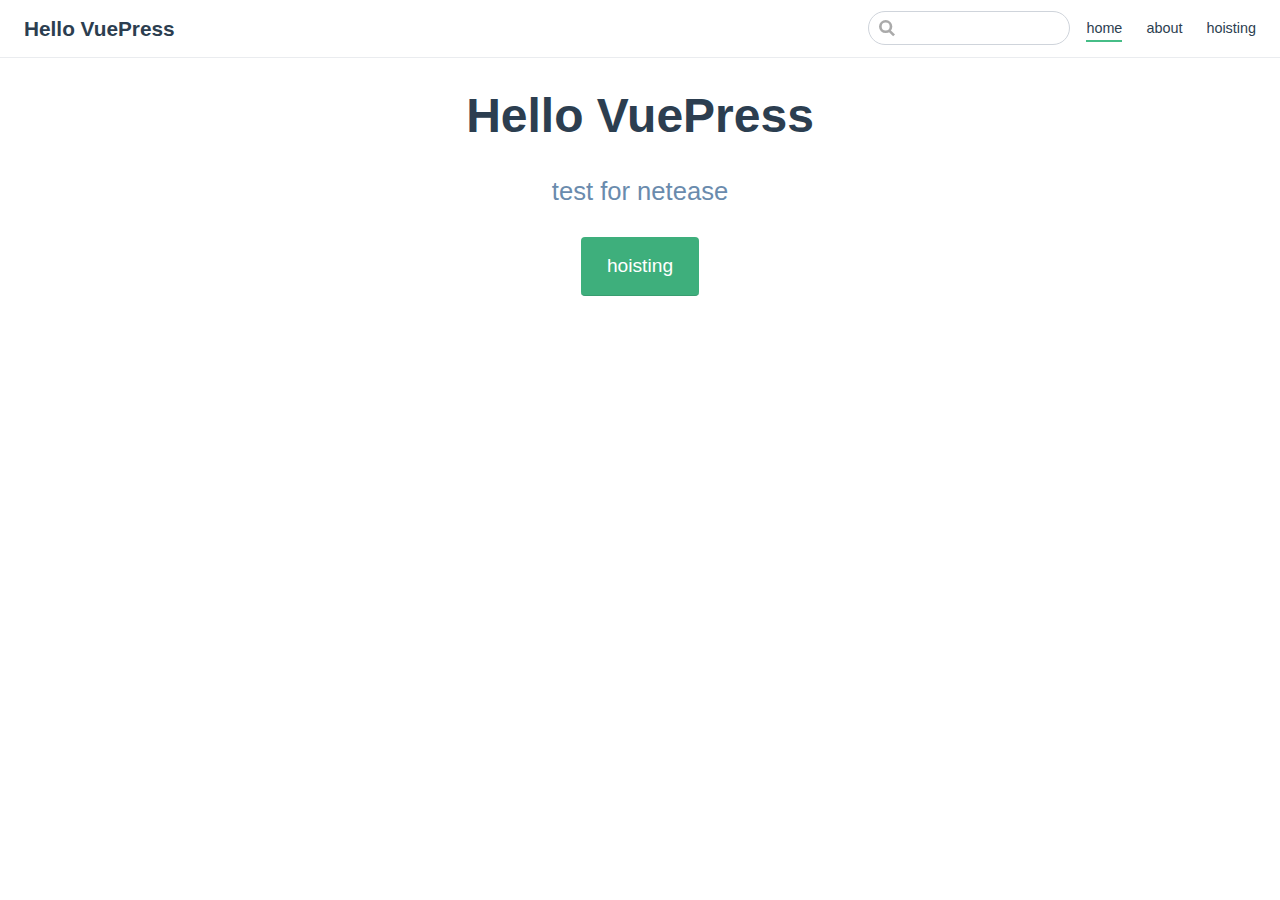
<file: index.html>
<!DOCTYPE html>
<html lang="en-US">
  <head>
    <meta charset="utf-8">
    <meta name="viewport" content="width=device-width,initial-scale=1">
    <title>Hello VuePress</title>
    <meta name="description" content="test for netease">
    
    
    <link rel="preload" href="/assets/css/0.styles.5c9f9372.css" as="style"><link rel="preload" href="/assets/js/app.06593a52.js" as="script"><link rel="preload" href="/assets/js/2.b1d74c27.js" as="script"><link rel="preload" href="/assets/js/5.eed23493.js" as="script"><link rel="prefetch" href="/assets/js/3.f2f7ee4c.js"><link rel="prefetch" href="/assets/js/4.ceeee500.js"><link rel="prefetch" href="/assets/js/6.4498c424.js"><link rel="prefetch" href="/assets/js/7.3043708a.js"><link rel="prefetch" href="/assets/js/8.cc49a2e9.js">
    <link rel="stylesheet" href="/assets/css/0.styles.5c9f9372.css">
  </head>
  <body>
    <div id="app" data-server-rendered="true"><div class="theme-container no-sidebar"><header class="navbar"><div class="sidebar-button"><svg xmlns="http://www.w3.org/2000/svg" aria-hidden="true" role="img" viewBox="0 0 448 512" class="icon"><path fill="currentColor" d="M436 124H12c-6.627 0-12-5.373-12-12V80c0-6.627 5.373-12 12-12h424c6.627 0 12 5.373 12 12v32c0 6.627-5.373 12-12 12zm0 160H12c-6.627 0-12-5.373-12-12v-32c0-6.627 5.373-12 12-12h424c6.627 0 12 5.373 12 12v32c0 6.627-5.373 12-12 12zm0 160H12c-6.627 0-12-5.373-12-12v-32c0-6.627 5.373-12 12-12h424c6.627 0 12 5.373 12 12v32c0 6.627-5.373 12-12 12z"></path></svg></div> <a href="/" class="home-link router-link-exact-active router-link-active"><!----> <span class="site-name">Hello VuePress</span></a> <div class="links"><div class="search-box"><input aria-label="Search" autocomplete="off" spellcheck="false" value=""> <!----></div> <nav class="nav-links can-hide"><div class="nav-item"><a href="/" class="nav-link router-link-exact-active router-link-active">home</a></div><div class="nav-item"><a href="/about/" class="nav-link">about</a></div><div class="nav-item"><a href="/hoisting/" class="nav-link">hoisting</a></div> <!----></nav></div></header> <div class="sidebar-mask"></div> <aside class="sidebar"><nav class="nav-links"><div class="nav-item"><a href="/" class="nav-link router-link-exact-active router-link-active">home</a></div><div class="nav-item"><a href="/about/" class="nav-link">about</a></div><div class="nav-item"><a href="/hoisting/" class="nav-link">hoisting</a></div> <!----></nav>  <!----> </aside> <main aria-labelledby="main-title" class="home"><header class="hero"><!----> <h1 id="main-title">Hello VuePress</h1> <p class="description">
      test for netease
    </p> <p class="action"><a href="/hoisting/" class="nav-link action-button">hoisting</a></p></header> <!----> <div class="theme-default-content custom content__default"></div> <!----></main></div><div class="global-ui"></div></div>
    <script src="/assets/js/app.06593a52.js" defer></script><script src="/assets/js/2.b1d74c27.js" defer></script><script src="/assets/js/5.eed23493.js" defer></script>
  </body>
</html>
</file>
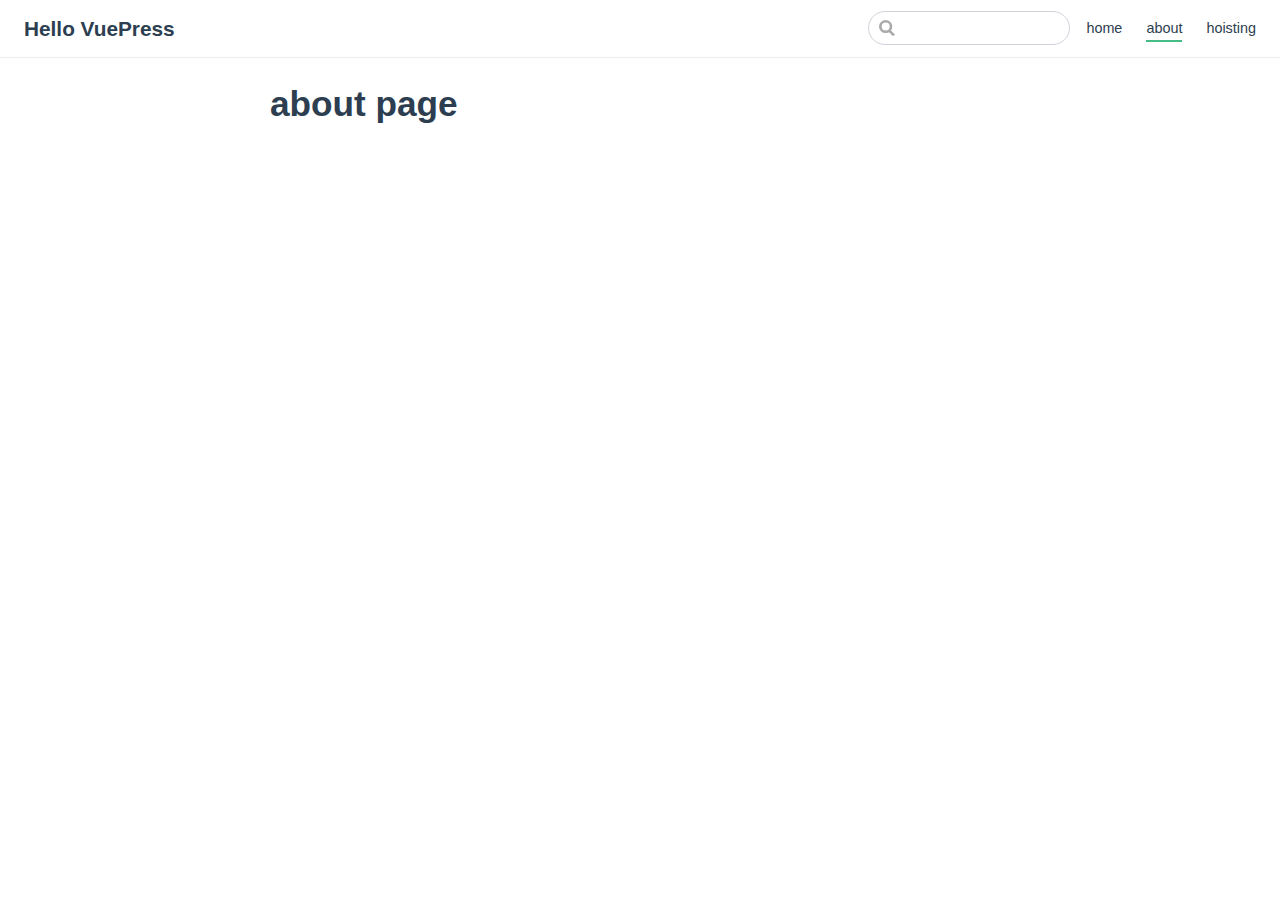
<file: about/index.html>
<!DOCTYPE html>
<html lang="en-US">
  <head>
    <meta charset="utf-8">
    <meta name="viewport" content="width=device-width,initial-scale=1">
    <title>about page | Hello VuePress</title>
    <meta name="description" content="test for netease">
    
    
    <link rel="preload" href="/assets/css/0.styles.5c9f9372.css" as="style"><link rel="preload" href="/assets/js/app.06593a52.js" as="script"><link rel="preload" href="/assets/js/2.b1d74c27.js" as="script"><link rel="preload" href="/assets/js/6.4498c424.js" as="script"><link rel="prefetch" href="/assets/js/3.f2f7ee4c.js"><link rel="prefetch" href="/assets/js/4.ceeee500.js"><link rel="prefetch" href="/assets/js/5.eed23493.js"><link rel="prefetch" href="/assets/js/7.3043708a.js"><link rel="prefetch" href="/assets/js/8.cc49a2e9.js">
    <link rel="stylesheet" href="/assets/css/0.styles.5c9f9372.css">
  </head>
  <body>
    <div id="app" data-server-rendered="true"><div class="theme-container no-sidebar"><header class="navbar"><div class="sidebar-button"><svg xmlns="http://www.w3.org/2000/svg" aria-hidden="true" role="img" viewBox="0 0 448 512" class="icon"><path fill="currentColor" d="M436 124H12c-6.627 0-12-5.373-12-12V80c0-6.627 5.373-12 12-12h424c6.627 0 12 5.373 12 12v32c0 6.627-5.373 12-12 12zm0 160H12c-6.627 0-12-5.373-12-12v-32c0-6.627 5.373-12 12-12h424c6.627 0 12 5.373 12 12v32c0 6.627-5.373 12-12 12zm0 160H12c-6.627 0-12-5.373-12-12v-32c0-6.627 5.373-12 12-12h424c6.627 0 12 5.373 12 12v32c0 6.627-5.373 12-12 12z"></path></svg></div> <a href="/" class="home-link router-link-active"><!----> <span class="site-name">Hello VuePress</span></a> <div class="links"><div class="search-box"><input aria-label="Search" autocomplete="off" spellcheck="false" value=""> <!----></div> <nav class="nav-links can-hide"><div class="nav-item"><a href="/" class="nav-link">home</a></div><div class="nav-item"><a href="/about/" class="nav-link router-link-exact-active router-link-active">about</a></div><div class="nav-item"><a href="/hoisting/" class="nav-link">hoisting</a></div> <!----></nav></div></header> <div class="sidebar-mask"></div> <aside class="sidebar"><nav class="nav-links"><div class="nav-item"><a href="/" class="nav-link">home</a></div><div class="nav-item"><a href="/about/" class="nav-link router-link-exact-active router-link-active">about</a></div><div class="nav-item"><a href="/hoisting/" class="nav-link">hoisting</a></div> <!----></nav>  <!----> </aside> <main class="page"> <div class="theme-default-content content__default"><h1 id="about-page"><a href="#about-page" class="header-anchor">#</a> about page</h1></div> <footer class="page-edit"><!----> <!----></footer> <!----> </main></div><div class="global-ui"></div></div>
    <script src="/assets/js/app.06593a52.js" defer></script><script src="/assets/js/2.b1d74c27.js" defer></script><script src="/assets/js/6.4498c424.js" defer></script>
  </body>
</html>
</file>
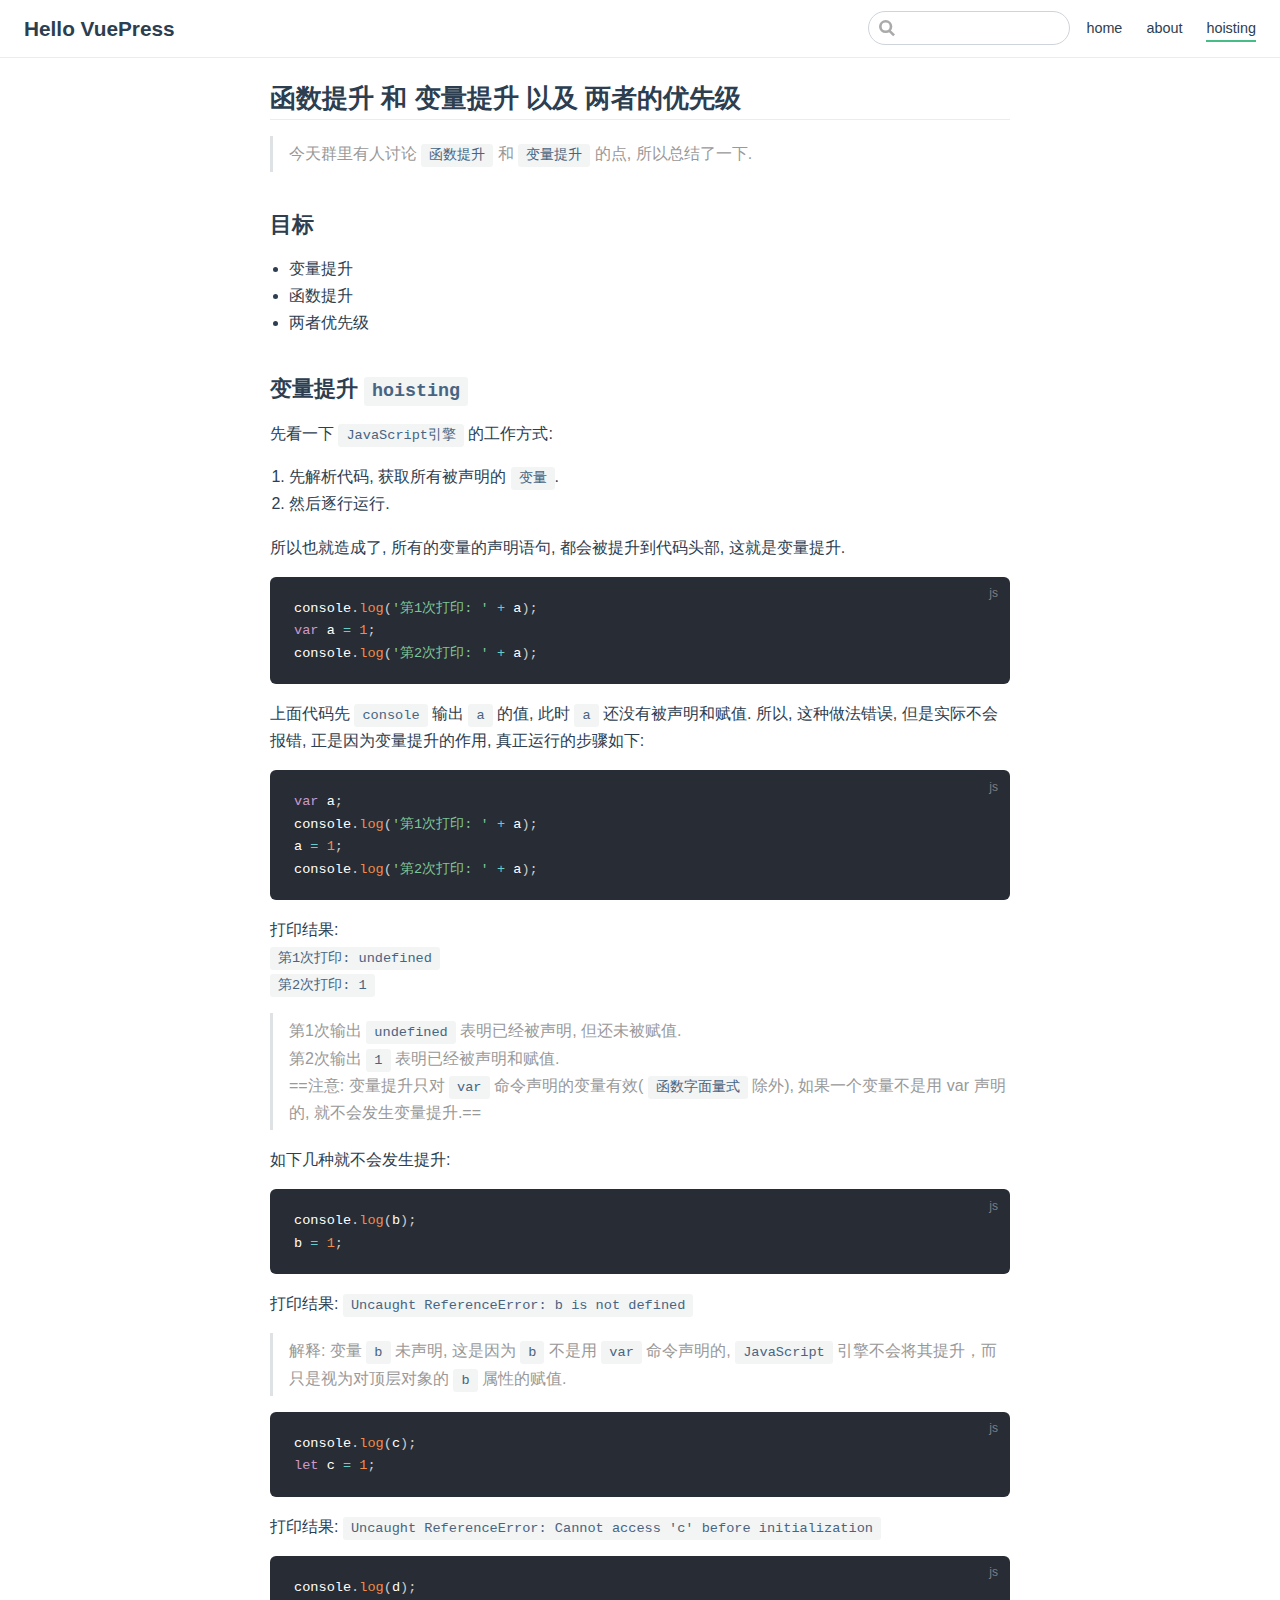
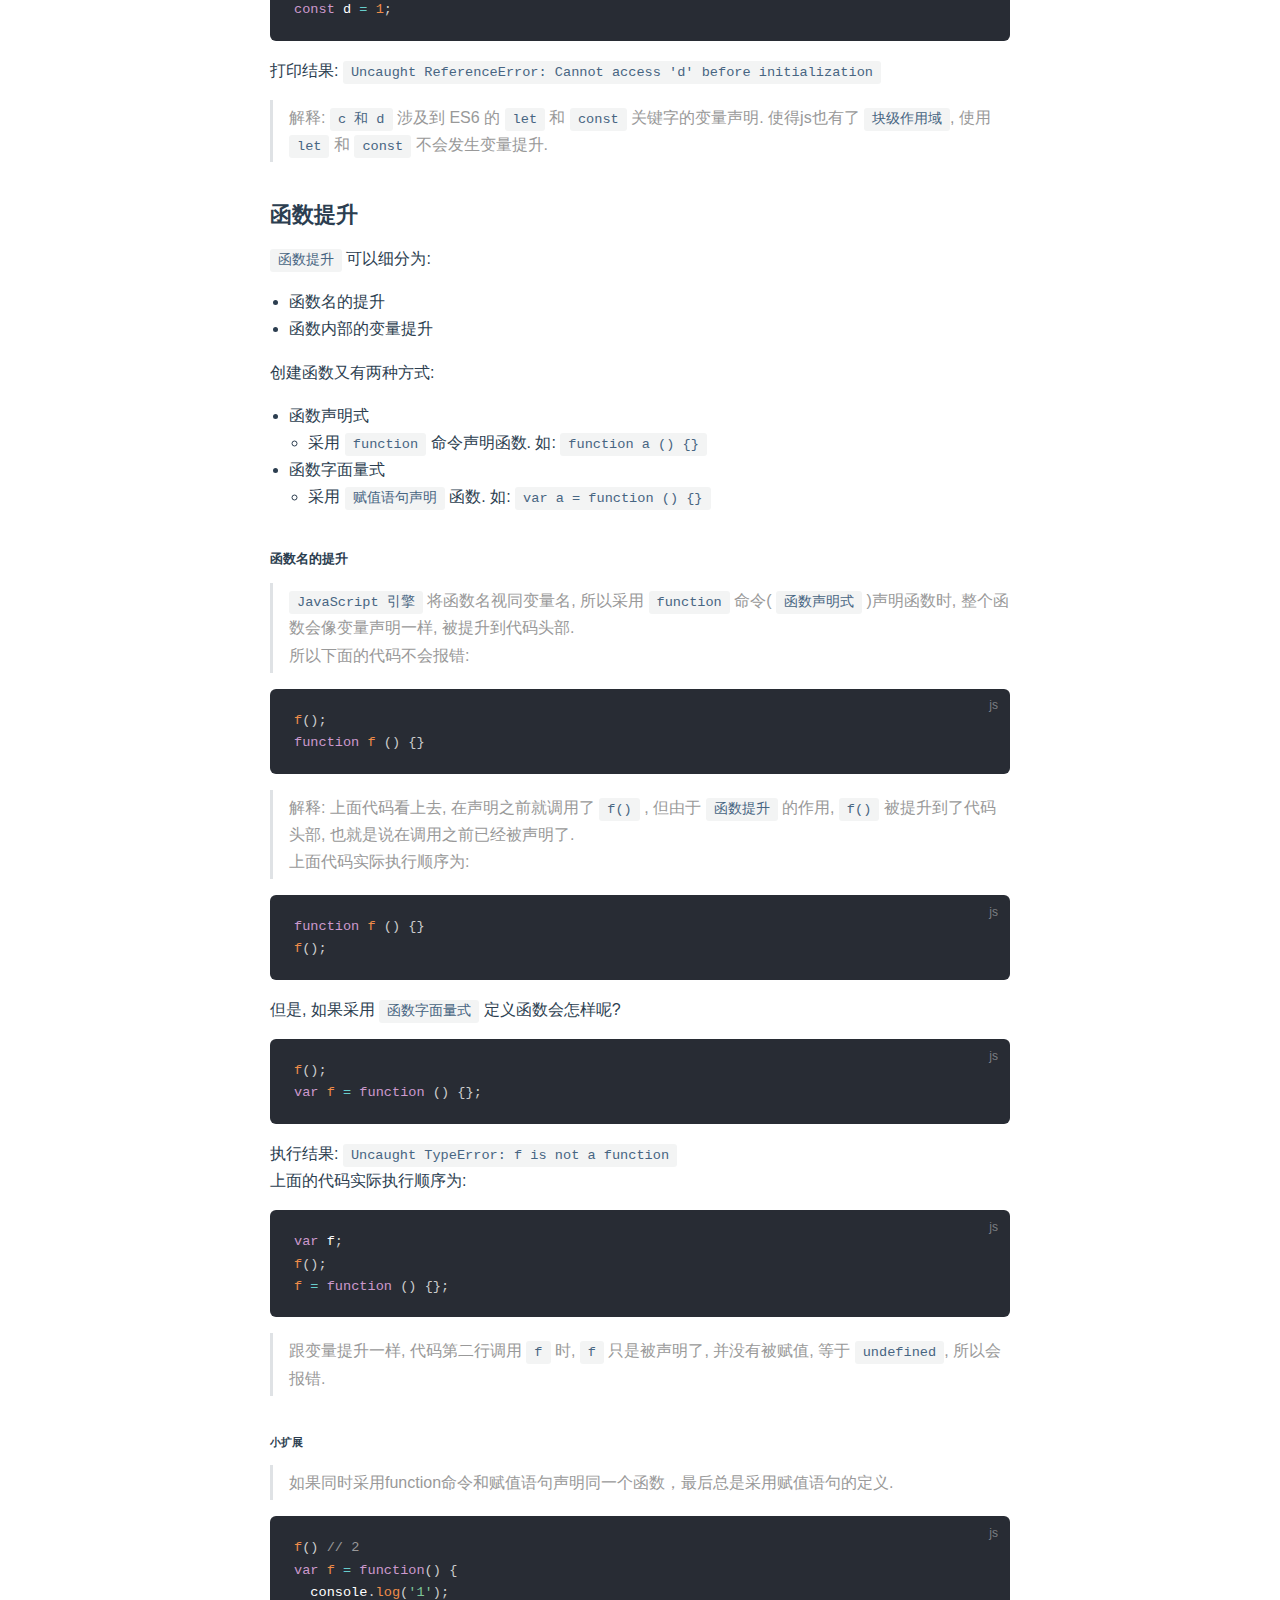
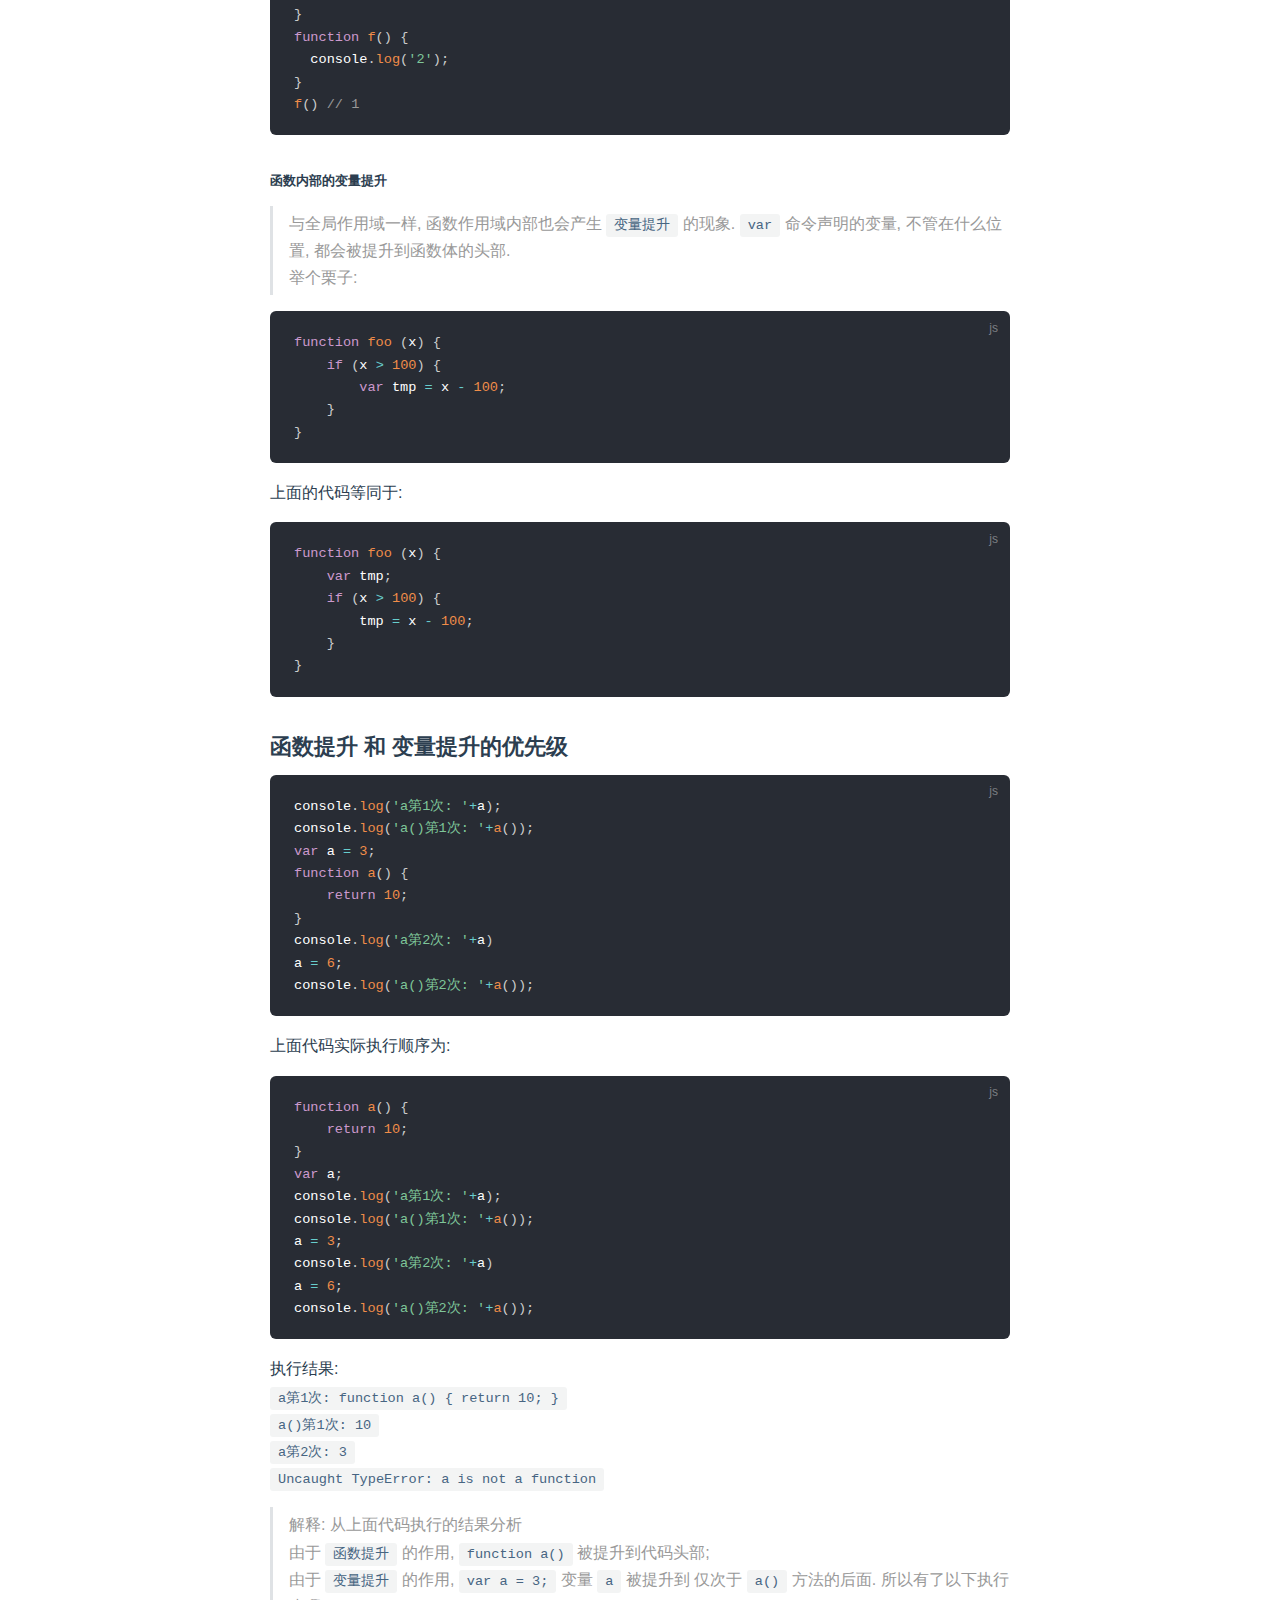
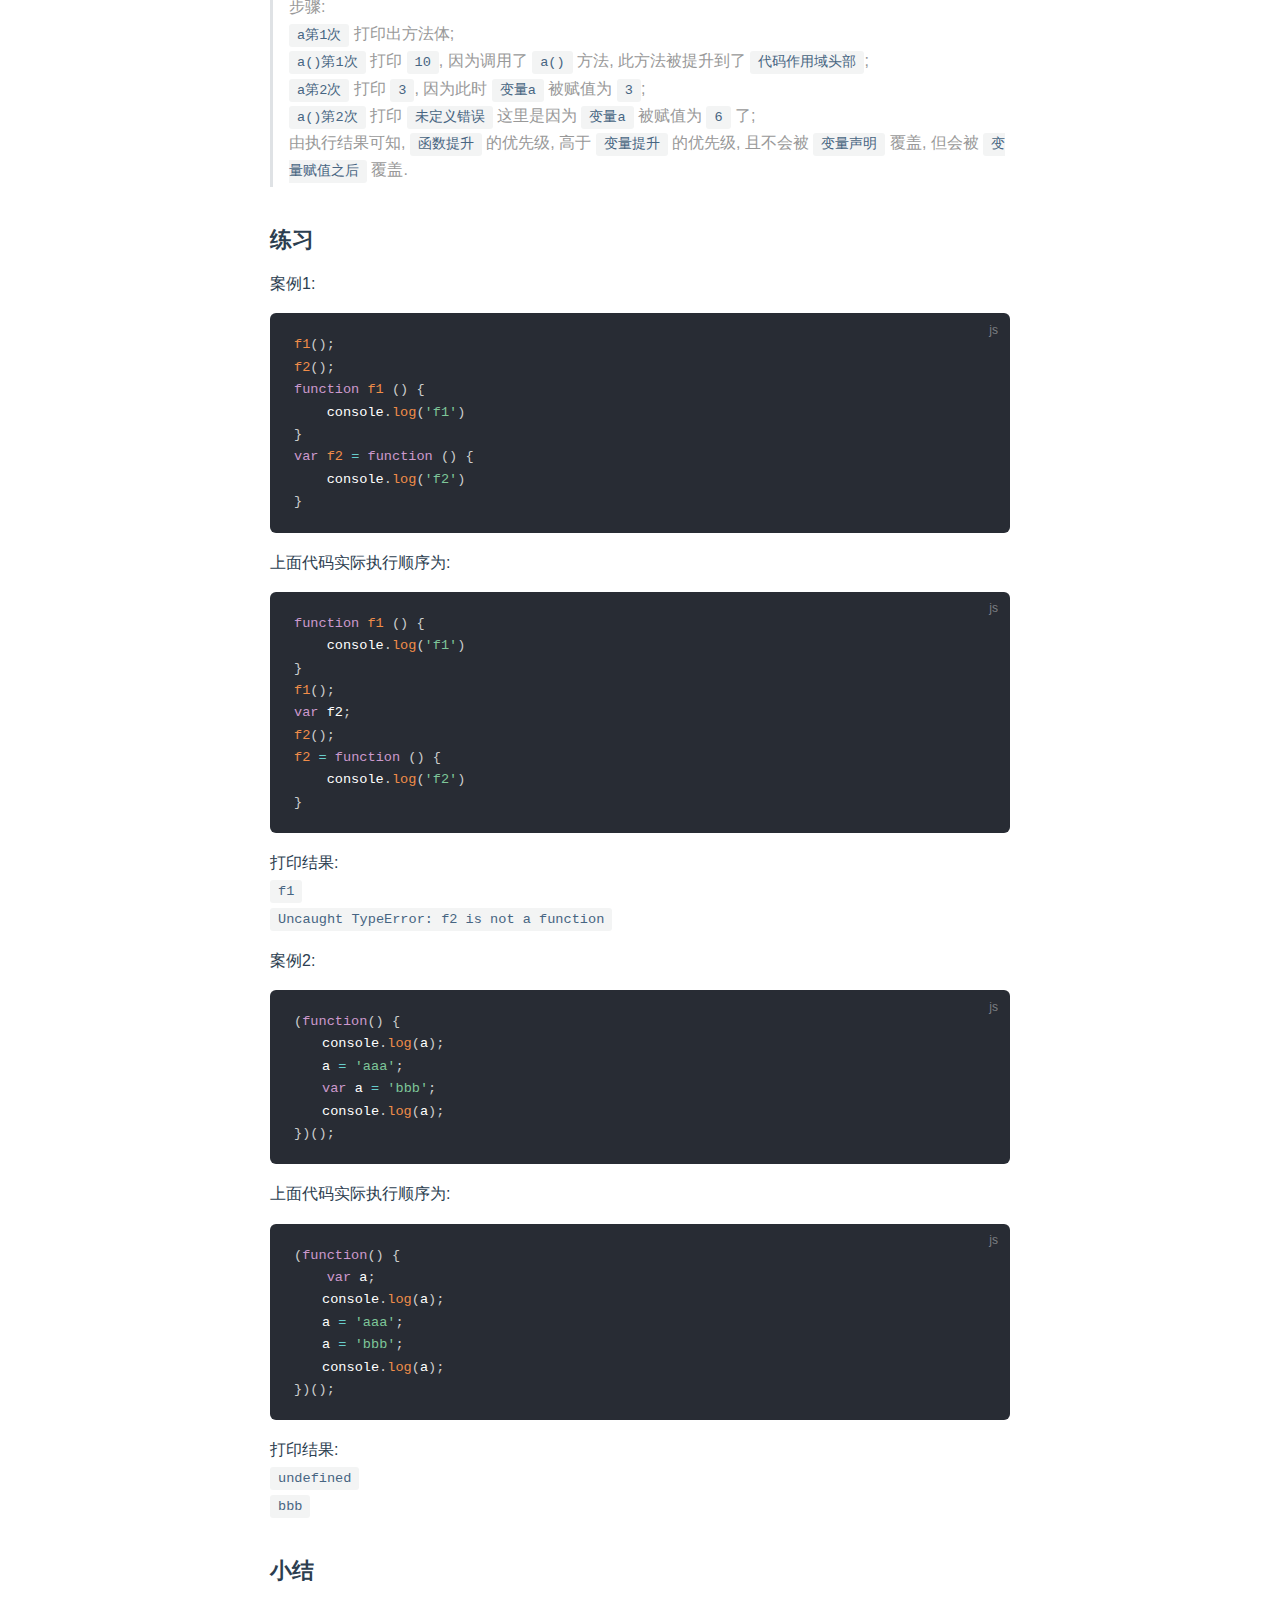
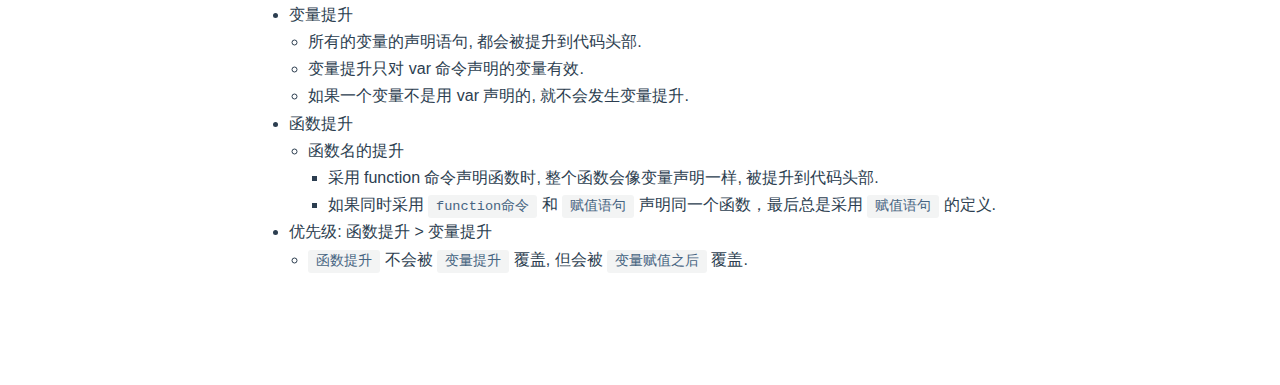
<file: hoisting/index.html>
<!DOCTYPE html>
<html lang="en-US">
  <head>
    <meta charset="utf-8">
    <meta name="viewport" content="width=device-width,initial-scale=1">
    <title>函数提升 和 变量提升 以及 两者的优先级 | Hello VuePress</title>
    <meta name="description" content="test for netease">
    
    
    <link rel="preload" href="/assets/css/0.styles.5c9f9372.css" as="style"><link rel="preload" href="/assets/js/app.06593a52.js" as="script"><link rel="preload" href="/assets/js/2.b1d74c27.js" as="script"><link rel="preload" href="/assets/js/7.3043708a.js" as="script"><link rel="prefetch" href="/assets/js/3.f2f7ee4c.js"><link rel="prefetch" href="/assets/js/4.ceeee500.js"><link rel="prefetch" href="/assets/js/5.eed23493.js"><link rel="prefetch" href="/assets/js/6.4498c424.js"><link rel="prefetch" href="/assets/js/8.cc49a2e9.js">
    <link rel="stylesheet" href="/assets/css/0.styles.5c9f9372.css">
  </head>
  <body>
    <div id="app" data-server-rendered="true"><div class="theme-container no-sidebar"><header class="navbar"><div class="sidebar-button"><svg xmlns="http://www.w3.org/2000/svg" aria-hidden="true" role="img" viewBox="0 0 448 512" class="icon"><path fill="currentColor" d="M436 124H12c-6.627 0-12-5.373-12-12V80c0-6.627 5.373-12 12-12h424c6.627 0 12 5.373 12 12v32c0 6.627-5.373 12-12 12zm0 160H12c-6.627 0-12-5.373-12-12v-32c0-6.627 5.373-12 12-12h424c6.627 0 12 5.373 12 12v32c0 6.627-5.373 12-12 12zm0 160H12c-6.627 0-12-5.373-12-12v-32c0-6.627 5.373-12 12-12h424c6.627 0 12 5.373 12 12v32c0 6.627-5.373 12-12 12z"></path></svg></div> <a href="/" class="home-link router-link-active"><!----> <span class="site-name">Hello VuePress</span></a> <div class="links"><div class="search-box"><input aria-label="Search" autocomplete="off" spellcheck="false" value=""> <!----></div> <nav class="nav-links can-hide"><div class="nav-item"><a href="/" class="nav-link">home</a></div><div class="nav-item"><a href="/about/" class="nav-link">about</a></div><div class="nav-item"><a href="/hoisting/" class="nav-link router-link-exact-active router-link-active">hoisting</a></div> <!----></nav></div></header> <div class="sidebar-mask"></div> <aside class="sidebar"><nav class="nav-links"><div class="nav-item"><a href="/" class="nav-link">home</a></div><div class="nav-item"><a href="/about/" class="nav-link">about</a></div><div class="nav-item"><a href="/hoisting/" class="nav-link router-link-exact-active router-link-active">hoisting</a></div> <!----></nav>  <!----> </aside> <main class="page"> <div class="theme-default-content content__default"><h2 id="函数提升-和-变量提升-以及-两者的优先级"><a href="#函数提升-和-变量提升-以及-两者的优先级" class="header-anchor">#</a> 函数提升 和 变量提升 以及 两者的优先级</h2> <blockquote><p>今天群里有人讨论 <code>函数提升</code> 和 <code>变量提升</code> 的点, 所以总结了一下.</p></blockquote> <h3 id="目标"><a href="#目标" class="header-anchor">#</a> 目标</h3> <ul><li>变量提升</li> <li>函数提升</li> <li>两者优先级</li></ul> <h3 id="变量提升-hoisting"><a href="#变量提升-hoisting" class="header-anchor">#</a> 变量提升 <code>hoisting</code></h3> <p>先看一下 <code>JavaScript引擎</code> 的工作方式:</p> <ol><li>先解析代码, 获取所有被声明的 <code>变量</code>.</li> <li>然后逐行运行.</li></ol> <p>所以也就造成了, 所有的变量的声明语句, 都会被提升到代码头部, 这就是变量提升.</p> <div class="language-js extra-class"><pre class="language-js"><code>console<span class="token punctuation">.</span><span class="token function">log</span><span class="token punctuation">(</span><span class="token string">'第1次打印: '</span> <span class="token operator">+</span> a<span class="token punctuation">)</span><span class="token punctuation">;</span>
<span class="token keyword">var</span> a <span class="token operator">=</span> <span class="token number">1</span><span class="token punctuation">;</span>
console<span class="token punctuation">.</span><span class="token function">log</span><span class="token punctuation">(</span><span class="token string">'第2次打印: '</span> <span class="token operator">+</span> a<span class="token punctuation">)</span><span class="token punctuation">;</span>
</code></pre></div><p>上面代码先 <code>console</code> 输出 <code>a</code> 的值, 此时 <code>a</code> 还没有被声明和赋值. 所以, 这种做法错误, 但是实际不会报错, 正是因为变量提升的作用, 真正运行的步骤如下:</p> <div class="language-js extra-class"><pre class="language-js"><code><span class="token keyword">var</span> a<span class="token punctuation">;</span>
console<span class="token punctuation">.</span><span class="token function">log</span><span class="token punctuation">(</span><span class="token string">'第1次打印: '</span> <span class="token operator">+</span> a<span class="token punctuation">)</span><span class="token punctuation">;</span>
a <span class="token operator">=</span> <span class="token number">1</span><span class="token punctuation">;</span>
console<span class="token punctuation">.</span><span class="token function">log</span><span class="token punctuation">(</span><span class="token string">'第2次打印: '</span> <span class="token operator">+</span> a<span class="token punctuation">)</span><span class="token punctuation">;</span>
</code></pre></div><p>打印结果:<br> <code>第1次打印: undefined</code><br> <code>第2次打印: 1</code></p> <blockquote><p>第1次输出 <code>undefined</code> 表明已经被声明, 但还未被赋值.<br>
第2次输出 <code>1</code> 表明已经被声明和赋值.<br>
==注意: 变量提升只对 <code>var</code> 命令声明的变量有效( <code>函数字面量式</code> 除外), 如果一个变量不是用 var 声明的, 就不会发生变量提升.==</p></blockquote> <p>如下几种就不会发生提升:</p> <div class="language-js extra-class"><pre class="language-js"><code>console<span class="token punctuation">.</span><span class="token function">log</span><span class="token punctuation">(</span>b<span class="token punctuation">)</span><span class="token punctuation">;</span>
b <span class="token operator">=</span> <span class="token number">1</span><span class="token punctuation">;</span>
</code></pre></div><p>打印结果: <code>Uncaught ReferenceError: b is not defined</code></p> <blockquote><p>解释: 变量 <code>b</code> 未声明, 这是因为 <code>b</code> 不是用 <code>var</code> 命令声明的, <code>JavaScript</code> 引擎不会将其提升，而只是视为对顶层对象的 <code>b</code> 属性的赋值.</p></blockquote> <div class="language-js extra-class"><pre class="language-js"><code>console<span class="token punctuation">.</span><span class="token function">log</span><span class="token punctuation">(</span>c<span class="token punctuation">)</span><span class="token punctuation">;</span>
<span class="token keyword">let</span> c <span class="token operator">=</span> <span class="token number">1</span><span class="token punctuation">;</span>
</code></pre></div><p>打印结果: <code>Uncaught ReferenceError: Cannot access 'c' before initialization</code></p> <div class="language-js extra-class"><pre class="language-js"><code>console<span class="token punctuation">.</span><span class="token function">log</span><span class="token punctuation">(</span>d<span class="token punctuation">)</span><span class="token punctuation">;</span>
<span class="token keyword">const</span> d <span class="token operator">=</span> <span class="token number">1</span><span class="token punctuation">;</span>
</code></pre></div><p>打印结果: <code>Uncaught ReferenceError: Cannot access 'd' before initialization</code></p> <blockquote><p>解释: <code>c 和 d</code> 涉及到 ES6 的 <code>let</code> 和 <code>const</code> 关键字的变量声明. 使得js也有了 <code>块级作用域</code>, 使用 <code>let</code> 和 <code>const</code> 不会发生变量提升.</p></blockquote> <h3 id="函数提升"><a href="#函数提升" class="header-anchor">#</a> 函数提升</h3> <p><code>函数提升</code> 可以细分为:</p> <ul><li>函数名的提升</li> <li>函数内部的变量提升</li></ul> <p>创建函数又有两种方式:</p> <ul><li>函数声明式
<ul><li>采用 <code>function</code> 命令声明函数. 如: <code>function a () {}</code></li></ul></li> <li>函数字面量式
<ul><li>采用 <code>赋值语句声明</code> 函数. 如: <code>var a = function () {}</code></li></ul></li></ul> <h5 id="函数名的提升"><a href="#函数名的提升" class="header-anchor">#</a> 函数名的提升</h5> <blockquote><p><code>JavaScript 引擎</code> 将函数名视同变量名, 所以采用 <code>function</code> 命令( <code>函数声明式</code> )声明函数时, 整个函数会像变量声明一样, 被提升到代码头部.<br>
所以下面的代码不会报错:</p></blockquote> <div class="language-js extra-class"><pre class="language-js"><code><span class="token function">f</span><span class="token punctuation">(</span><span class="token punctuation">)</span><span class="token punctuation">;</span>
<span class="token keyword">function</span> <span class="token function">f</span> <span class="token punctuation">(</span><span class="token punctuation">)</span> <span class="token punctuation">{</span><span class="token punctuation">}</span>
</code></pre></div><blockquote><p>解释: 上面代码看上去, 在声明之前就调用了 <code>f()</code> , 但由于 <code>函数提升</code> 的作用, <code>f()</code> 被提升到了代码头部, 也就是说在调用之前已经被声明了.<br>
上面代码实际执行顺序为:</p></blockquote> <div class="language-js extra-class"><pre class="language-js"><code><span class="token keyword">function</span> <span class="token function">f</span> <span class="token punctuation">(</span><span class="token punctuation">)</span> <span class="token punctuation">{</span><span class="token punctuation">}</span>
<span class="token function">f</span><span class="token punctuation">(</span><span class="token punctuation">)</span><span class="token punctuation">;</span>
</code></pre></div><p>但是, 如果采用 <code>函数字面量式</code> 定义函数会怎样呢?</p> <div class="language-js extra-class"><pre class="language-js"><code><span class="token function">f</span><span class="token punctuation">(</span><span class="token punctuation">)</span><span class="token punctuation">;</span>
<span class="token keyword">var</span> <span class="token function-variable function">f</span> <span class="token operator">=</span> <span class="token keyword">function</span> <span class="token punctuation">(</span><span class="token punctuation">)</span> <span class="token punctuation">{</span><span class="token punctuation">}</span><span class="token punctuation">;</span>
</code></pre></div><p>执行结果: <code>Uncaught TypeError: f is not a function</code><br>
上面的代码实际执行顺序为:</p> <div class="language-js extra-class"><pre class="language-js"><code><span class="token keyword">var</span> f<span class="token punctuation">;</span>
<span class="token function">f</span><span class="token punctuation">(</span><span class="token punctuation">)</span><span class="token punctuation">;</span>
<span class="token function-variable function">f</span> <span class="token operator">=</span> <span class="token keyword">function</span> <span class="token punctuation">(</span><span class="token punctuation">)</span> <span class="token punctuation">{</span><span class="token punctuation">}</span><span class="token punctuation">;</span>
</code></pre></div><blockquote><p>跟变量提升一样, 代码第二行调用 <code>f</code> 时, <code>f</code> 只是被声明了, 并没有被赋值, 等于 <code>undefined</code>, 所以会报错.</p></blockquote> <h6 id="小扩展"><a href="#小扩展" class="header-anchor">#</a> 小扩展</h6> <blockquote><p>如果同时采用function命令和赋值语句声明同一个函数，最后总是采用赋值语句的定义.</p></blockquote> <div class="language-js extra-class"><pre class="language-js"><code><span class="token function">f</span><span class="token punctuation">(</span><span class="token punctuation">)</span> <span class="token comment">// 2</span>
<span class="token keyword">var</span> <span class="token function-variable function">f</span> <span class="token operator">=</span> <span class="token keyword">function</span><span class="token punctuation">(</span><span class="token punctuation">)</span> <span class="token punctuation">{</span>
  console<span class="token punctuation">.</span><span class="token function">log</span><span class="token punctuation">(</span><span class="token string">'1'</span><span class="token punctuation">)</span><span class="token punctuation">;</span>
<span class="token punctuation">}</span>
<span class="token keyword">function</span> <span class="token function">f</span><span class="token punctuation">(</span><span class="token punctuation">)</span> <span class="token punctuation">{</span>
  console<span class="token punctuation">.</span><span class="token function">log</span><span class="token punctuation">(</span><span class="token string">'2'</span><span class="token punctuation">)</span><span class="token punctuation">;</span>
<span class="token punctuation">}</span>
<span class="token function">f</span><span class="token punctuation">(</span><span class="token punctuation">)</span> <span class="token comment">// 1</span>
</code></pre></div><h5 id="函数内部的变量提升"><a href="#函数内部的变量提升" class="header-anchor">#</a> 函数内部的变量提升</h5> <blockquote><p>与全局作用域一样, 函数作用域内部也会产生 <code>变量提升</code> 的现象. <code>var</code> 命令声明的变量, 不管在什么位置, 都会被提升到函数体的头部.<br>
举个栗子:</p></blockquote> <div class="language-js extra-class"><pre class="language-js"><code><span class="token keyword">function</span> <span class="token function">foo</span> <span class="token punctuation">(</span><span class="token parameter">x</span><span class="token punctuation">)</span> <span class="token punctuation">{</span>
    <span class="token keyword">if</span> <span class="token punctuation">(</span>x <span class="token operator">&gt;</span> <span class="token number">100</span><span class="token punctuation">)</span> <span class="token punctuation">{</span>
        <span class="token keyword">var</span> tmp <span class="token operator">=</span> x <span class="token operator">-</span> <span class="token number">100</span><span class="token punctuation">;</span>
    <span class="token punctuation">}</span>
<span class="token punctuation">}</span>
</code></pre></div><p>上面的代码等同于:</p> <div class="language-js extra-class"><pre class="language-js"><code><span class="token keyword">function</span> <span class="token function">foo</span> <span class="token punctuation">(</span><span class="token parameter">x</span><span class="token punctuation">)</span> <span class="token punctuation">{</span>
    <span class="token keyword">var</span> tmp<span class="token punctuation">;</span>
    <span class="token keyword">if</span> <span class="token punctuation">(</span>x <span class="token operator">&gt;</span> <span class="token number">100</span><span class="token punctuation">)</span> <span class="token punctuation">{</span>
        tmp <span class="token operator">=</span> x <span class="token operator">-</span> <span class="token number">100</span><span class="token punctuation">;</span>
    <span class="token punctuation">}</span>
<span class="token punctuation">}</span>
</code></pre></div><h3 id="函数提升-和-变量提升的优先级"><a href="#函数提升-和-变量提升的优先级" class="header-anchor">#</a> 函数提升 和 变量提升的优先级</h3> <div class="language-js extra-class"><pre class="language-js"><code>console<span class="token punctuation">.</span><span class="token function">log</span><span class="token punctuation">(</span><span class="token string">'a第1次: '</span><span class="token operator">+</span>a<span class="token punctuation">)</span><span class="token punctuation">;</span>
console<span class="token punctuation">.</span><span class="token function">log</span><span class="token punctuation">(</span><span class="token string">'a()第1次: '</span><span class="token operator">+</span><span class="token function">a</span><span class="token punctuation">(</span><span class="token punctuation">)</span><span class="token punctuation">)</span><span class="token punctuation">;</span>
<span class="token keyword">var</span> a <span class="token operator">=</span> <span class="token number">3</span><span class="token punctuation">;</span>
<span class="token keyword">function</span> <span class="token function">a</span><span class="token punctuation">(</span><span class="token punctuation">)</span> <span class="token punctuation">{</span>
    <span class="token keyword">return</span> <span class="token number">10</span><span class="token punctuation">;</span>
<span class="token punctuation">}</span>
console<span class="token punctuation">.</span><span class="token function">log</span><span class="token punctuation">(</span><span class="token string">'a第2次: '</span><span class="token operator">+</span>a<span class="token punctuation">)</span>
a <span class="token operator">=</span> <span class="token number">6</span><span class="token punctuation">;</span>
console<span class="token punctuation">.</span><span class="token function">log</span><span class="token punctuation">(</span><span class="token string">'a()第2次: '</span><span class="token operator">+</span><span class="token function">a</span><span class="token punctuation">(</span><span class="token punctuation">)</span><span class="token punctuation">)</span><span class="token punctuation">;</span>
</code></pre></div><p>上面代码实际执行顺序为:</p> <div class="language-js extra-class"><pre class="language-js"><code><span class="token keyword">function</span> <span class="token function">a</span><span class="token punctuation">(</span><span class="token punctuation">)</span> <span class="token punctuation">{</span>
    <span class="token keyword">return</span> <span class="token number">10</span><span class="token punctuation">;</span>
<span class="token punctuation">}</span>
<span class="token keyword">var</span> a<span class="token punctuation">;</span>
console<span class="token punctuation">.</span><span class="token function">log</span><span class="token punctuation">(</span><span class="token string">'a第1次: '</span><span class="token operator">+</span>a<span class="token punctuation">)</span><span class="token punctuation">;</span>
console<span class="token punctuation">.</span><span class="token function">log</span><span class="token punctuation">(</span><span class="token string">'a()第1次: '</span><span class="token operator">+</span><span class="token function">a</span><span class="token punctuation">(</span><span class="token punctuation">)</span><span class="token punctuation">)</span><span class="token punctuation">;</span>
a <span class="token operator">=</span> <span class="token number">3</span><span class="token punctuation">;</span>
console<span class="token punctuation">.</span><span class="token function">log</span><span class="token punctuation">(</span><span class="token string">'a第2次: '</span><span class="token operator">+</span>a<span class="token punctuation">)</span>
a <span class="token operator">=</span> <span class="token number">6</span><span class="token punctuation">;</span>
console<span class="token punctuation">.</span><span class="token function">log</span><span class="token punctuation">(</span><span class="token string">'a()第2次: '</span><span class="token operator">+</span><span class="token function">a</span><span class="token punctuation">(</span><span class="token punctuation">)</span><span class="token punctuation">)</span><span class="token punctuation">;</span>
</code></pre></div><p>执行结果:<br> <code>a第1次: function a() { return 10; }</code><br> <code>a()第1次: 10</code><br> <code>a第2次: 3</code><br> <code>Uncaught TypeError: a is not a function</code></p> <blockquote><p>解释: 从上面代码执行的结果分析<br>
由于 <code>函数提升</code> 的作用, <code>function a()</code> 被提升到代码头部;<br>
由于 <code>变量提升</code> 的作用, <code>var a = 3;</code> 变量 <code>a</code> 被提升到 仅次于 <code>a()</code> 方法的后面. 所以有了以下执行步骤:<br> <code>a第1次</code> 打印出方法体;<br> <code>a()第1次</code> 打印 <code>10</code>, 因为调用了 <code>a()</code> 方法, 此方法被提升到了 <code>代码作用域头部</code>;<br> <code>a第2次</code> 打印 <code>3</code>, 因为此时 <code>变量a</code> 被赋值为 <code>3</code>;<br> <code>a()第2次</code> 打印 <code>未定义错误</code> 这里是因为 <code>变量a</code> 被赋值为 <code>6</code> 了;<br>
由执行结果可知, <code>函数提升</code> 的优先级, 高于 <code>变量提升</code> 的优先级, 且不会被 <code>变量声明</code> 覆盖, 但会被 <code>变量赋值之后</code> 覆盖.</p></blockquote> <h3 id="练习"><a href="#练习" class="header-anchor">#</a> 练习</h3> <p>案例1:</p> <div class="language-js extra-class"><pre class="language-js"><code><span class="token function">f1</span><span class="token punctuation">(</span><span class="token punctuation">)</span><span class="token punctuation">;</span>
<span class="token function">f2</span><span class="token punctuation">(</span><span class="token punctuation">)</span><span class="token punctuation">;</span>
<span class="token keyword">function</span> <span class="token function">f1</span> <span class="token punctuation">(</span><span class="token punctuation">)</span> <span class="token punctuation">{</span>
    console<span class="token punctuation">.</span><span class="token function">log</span><span class="token punctuation">(</span><span class="token string">'f1'</span><span class="token punctuation">)</span>
<span class="token punctuation">}</span>
<span class="token keyword">var</span> <span class="token function-variable function">f2</span> <span class="token operator">=</span> <span class="token keyword">function</span> <span class="token punctuation">(</span><span class="token punctuation">)</span> <span class="token punctuation">{</span>
    console<span class="token punctuation">.</span><span class="token function">log</span><span class="token punctuation">(</span><span class="token string">'f2'</span><span class="token punctuation">)</span>
<span class="token punctuation">}</span>
</code></pre></div><p>上面代码实际执行顺序为:</p> <div class="language-js extra-class"><pre class="language-js"><code><span class="token keyword">function</span> <span class="token function">f1</span> <span class="token punctuation">(</span><span class="token punctuation">)</span> <span class="token punctuation">{</span>
    console<span class="token punctuation">.</span><span class="token function">log</span><span class="token punctuation">(</span><span class="token string">'f1'</span><span class="token punctuation">)</span>
<span class="token punctuation">}</span>
<span class="token function">f1</span><span class="token punctuation">(</span><span class="token punctuation">)</span><span class="token punctuation">;</span>
<span class="token keyword">var</span> f2<span class="token punctuation">;</span>
<span class="token function">f2</span><span class="token punctuation">(</span><span class="token punctuation">)</span><span class="token punctuation">;</span>
<span class="token function-variable function">f2</span> <span class="token operator">=</span> <span class="token keyword">function</span> <span class="token punctuation">(</span><span class="token punctuation">)</span> <span class="token punctuation">{</span>
    console<span class="token punctuation">.</span><span class="token function">log</span><span class="token punctuation">(</span><span class="token string">'f2'</span><span class="token punctuation">)</span>
<span class="token punctuation">}</span>
</code></pre></div><p>打印结果:<br> <code>f1</code><br> <code>Uncaught TypeError: f2 is not a function</code></p> <p>案例2:</p> <div class="language-js extra-class"><pre class="language-js"><code><span class="token punctuation">(</span><span class="token keyword">function</span><span class="token punctuation">(</span><span class="token punctuation">)</span> <span class="token punctuation">{</span>
　　console<span class="token punctuation">.</span><span class="token function">log</span><span class="token punctuation">(</span>a<span class="token punctuation">)</span><span class="token punctuation">;</span>
　　a <span class="token operator">=</span> <span class="token string">'aaa'</span><span class="token punctuation">;</span>
　　<span class="token keyword">var</span> a <span class="token operator">=</span> <span class="token string">'bbb'</span><span class="token punctuation">;</span>
　　console<span class="token punctuation">.</span><span class="token function">log</span><span class="token punctuation">(</span>a<span class="token punctuation">)</span><span class="token punctuation">;</span>
<span class="token punctuation">}</span><span class="token punctuation">)</span><span class="token punctuation">(</span><span class="token punctuation">)</span><span class="token punctuation">;</span>
</code></pre></div><p>上面代码实际执行顺序为:</p> <div class="language-js extra-class"><pre class="language-js"><code><span class="token punctuation">(</span><span class="token keyword">function</span><span class="token punctuation">(</span><span class="token punctuation">)</span> <span class="token punctuation">{</span>
    <span class="token keyword">var</span> a<span class="token punctuation">;</span>
　　console<span class="token punctuation">.</span><span class="token function">log</span><span class="token punctuation">(</span>a<span class="token punctuation">)</span><span class="token punctuation">;</span>
　　a <span class="token operator">=</span> <span class="token string">'aaa'</span><span class="token punctuation">;</span>
　　a <span class="token operator">=</span> <span class="token string">'bbb'</span><span class="token punctuation">;</span>
　　console<span class="token punctuation">.</span><span class="token function">log</span><span class="token punctuation">(</span>a<span class="token punctuation">)</span><span class="token punctuation">;</span>
<span class="token punctuation">}</span><span class="token punctuation">)</span><span class="token punctuation">(</span><span class="token punctuation">)</span><span class="token punctuation">;</span>
</code></pre></div><p>打印结果:<br> <code>undefined</code><br> <code>bbb</code></p> <h3 id="小结"><a href="#小结" class="header-anchor">#</a> 小结</h3> <ul><li>变量提升
<ul><li>所有的变量的声明语句, 都会被提升到代码头部.</li> <li>变量提升只对 var 命令声明的变量有效.</li> <li>如果一个变量不是用 var 声明的, 就不会发生变量提升.</li></ul></li> <li>函数提升
<ul><li>函数名的提升
<ul><li>采用 function 命令声明函数时, 整个函数会像变量声明一样, 被提升到代码头部.</li> <li>如果同时采用 <code>function命令</code> 和 <code>赋值语句</code> 声明同一个函数，最后总是采用 <code>赋值语句</code> 的定义.</li></ul></li></ul></li> <li>优先级: 函数提升 &gt; 变量提升
<ul><li><code>函数提升</code> 不会被 <code>变量提升</code> 覆盖, 但会被 <code>变量赋值之后</code> 覆盖.</li></ul></li></ul></div> <footer class="page-edit"><!----> <!----></footer> <!----> </main></div><div class="global-ui"></div></div>
    <script src="/assets/js/app.06593a52.js" defer></script><script src="/assets/js/2.b1d74c27.js" defer></script><script src="/assets/js/7.3043708a.js" defer></script>
  </body>
</html>
</file>
<file: assets/css/0.styles.5c9f9372.css>
#nprogress{pointer-events:none}#nprogress .bar{background:#3eaf7c;position:fixed;z-index:1031;top:0;left:0;width:100%;height:2px}#nprogress .peg{display:block;position:absolute;right:0;width:100px;height:100%;box-shadow:0 0 10px #3eaf7c,0 0 5px #3eaf7c;opacity:1;transform:rotate(3deg) translateY(-4px)}#nprogress .spinner{display:block;position:fixed;z-index:1031;top:15px;right:15px}#nprogress .spinner-icon{width:18px;height:18px;box-sizing:border-box;border-color:#3eaf7c transparent transparent #3eaf7c;border-style:solid;border-width:2px;border-radius:50%;animation:nprogress-spinner .4s linear infinite}.nprogress-custom-parent{overflow:hidden;position:relative}.nprogress-custom-parent #nprogress .bar,.nprogress-custom-parent #nprogress .spinner{position:absolute}@keyframes nprogress-spinner{0%{transform:rotate(0deg)}to{transform:rotate(1turn)}}.icon.outbound{color:#aaa;display:inline-block;vertical-align:middle;position:relative;top:-1px}.home{padding:3.6rem 2rem 0;max-width:960px;margin:0 auto;display:block}.home .hero{text-align:center}.home .hero img{max-width:100%;max-height:280px;display:block;margin:3rem auto 1.5rem}.home .hero h1{font-size:3rem}.home .hero .action,.home .hero .description,.home .hero h1{margin:1.8rem auto}.home .hero .description{max-width:35rem;font-size:1.6rem;line-height:1.3;color:#6a8bad}.home .hero .action-button{display:inline-block;font-size:1.2rem;color:#fff;background-color:#3eaf7c;padding:.8rem 1.6rem;border-radius:4px;transition:background-color .1s ease;box-sizing:border-box;border-bottom:1px solid #389d70}.home .hero .action-button:hover{background-color:#4abf8a}.home .features{border-top:1px solid #eaecef;padding:1.2rem 0;margin-top:2.5rem;display:flex;flex-wrap:wrap;align-items:flex-start;align-content:stretch;justify-content:space-between}.home .feature{flex-grow:1;flex-basis:30%;max-width:30%}.home .feature h2{font-size:1.4rem;font-weight:500;border-bottom:none;padding-bottom:0;color:#3a5169}.home .feature p{color:#4e6e8e}.home .footer{padding:2.5rem;border-top:1px solid #eaecef;text-align:center;color:#4e6e8e}@media (max-width:719px){.home .features{flex-direction:column}.home .feature{max-width:100%;padding:0 2.5rem}}@media (max-width:419px){.home{padding-left:1.5rem;padding-right:1.5rem}.home .hero img{max-height:210px;margin:2rem auto 1.2rem}.home .hero h1{font-size:2rem}.home .hero .action,.home .hero .description,.home .hero h1{margin:1.2rem auto}.home .hero .description{font-size:1.2rem}.home .hero .action-button{font-size:1rem;padding:.6rem 1.2rem}.home .feature h2{font-size:1.25rem}}.search-box{display:inline-block;position:relative;margin-right:1rem}.search-box input{cursor:text;width:10rem;height:2rem;color:#4e6e8e;display:inline-block;border:1px solid #cfd4db;border-radius:2rem;font-size:.9rem;line-height:2rem;padding:0 .5rem 0 2rem;outline:none;transition:all .2s ease;background:#fff url(/assets/img/search.83621669.svg) .6rem .5rem no-repeat;background-size:1rem}.search-box input:focus{cursor:auto;border-color:#3eaf7c}.search-box .suggestions{background:#fff;width:20rem;position:absolute;top:1.5rem;border:1px solid #cfd4db;border-radius:6px;padding:.4rem;list-style-type:none}.search-box .suggestions.align-right{right:0}.search-box .suggestion{line-height:1.4;padding:.4rem .6rem;border-radius:4px;cursor:pointer}.search-box .suggestion a{white-space:normal;color:#5d82a6}.search-box .suggestion a .page-title{font-weight:600}.search-box .suggestion a .header{font-size:.9em;margin-left:.25em}.search-box .suggestion.focused{background-color:#f3f4f5}.search-box .suggestion.focused a{color:#3eaf7c}@media (max-width:959px){.search-box input{cursor:pointer;width:0;border-color:transparent;position:relative}.search-box input:focus{cursor:text;left:0;width:10rem}}@media (-ms-high-contrast:none){.search-box input{height:2rem}}@media (max-width:959px) and (min-width:719px){.search-box .suggestions{left:0}}@media (max-width:719px){.search-box{margin-right:0}.search-box input{left:1rem}.search-box .suggestions{right:0}}@media (max-width:419px){.search-box .suggestions{width:calc(100vw - 4rem)}.search-box input:focus{width:8rem}}.sidebar-button{cursor:pointer;display:none;width:1.25rem;height:1.25rem;position:absolute;padding:.6rem;top:.6rem;left:1rem}.sidebar-button .icon{display:block;width:1.25rem;height:1.25rem}@media (max-width:719px){.sidebar-button{display:block}}.dropdown-enter,.dropdown-leave-to{height:0!important}.dropdown-wrapper{cursor:pointer}.dropdown-wrapper .dropdown-title{display:block;font-size:.9rem;font-family:inherit;cursor:inherit;padding:inherit;line-height:1.4rem;background:transparent;border:none;font-weight:500;color:#2c3e50}.dropdown-wrapper .dropdown-title:hover{border-color:transparent}.dropdown-wrapper .dropdown-title .arrow{vertical-align:middle;margin-top:-1px;margin-left:.4rem}.dropdown-wrapper .nav-dropdown .dropdown-item{color:inherit;line-height:1.7rem}.dropdown-wrapper .nav-dropdown .dropdown-item h4{margin:.45rem 0 0;border-top:1px solid #eee;padding:.45rem 1.5rem 0 1.25rem}.dropdown-wrapper .nav-dropdown .dropdown-item .dropdown-subitem-wrapper{padding:0;list-style:none}.dropdown-wrapper .nav-dropdown .dropdown-item .dropdown-subitem-wrapper .dropdown-subitem{font-size:.9em}.dropdown-wrapper .nav-dropdown .dropdown-item a{display:block;line-height:1.7rem;position:relative;border-bottom:none;font-weight:400;margin-bottom:0;padding:0 1.5rem 0 1.25rem}.dropdown-wrapper .nav-dropdown .dropdown-item a.router-link-active,.dropdown-wrapper .nav-dropdown .dropdown-item a:hover{color:#3eaf7c}.dropdown-wrapper .nav-dropdown .dropdown-item a.router-link-active:after{content:"";width:0;height:0;border-left:5px solid #3eaf7c;border-top:3px solid transparent;border-bottom:3px solid transparent;position:absolute;top:calc(50% - 2px);left:9px}.dropdown-wrapper .nav-dropdown .dropdown-item:first-child h4{margin-top:0;padding-top:0;border-top:0}@media (max-width:719px){.dropdown-wrapper.open .dropdown-title{margin-bottom:.5rem}.dropdown-wrapper .dropdown-title{font-weight:600;font-size:inherit}.dropdown-wrapper .dropdown-title:hover{color:#3eaf7c}.dropdown-wrapper .nav-dropdown{transition:height .1s ease-out;overflow:hidden}.dropdown-wrapper .nav-dropdown .dropdown-item h4{border-top:0;margin-top:0;padding-top:0}.dropdown-wrapper .nav-dropdown .dropdown-item>a,.dropdown-wrapper .nav-dropdown .dropdown-item h4{font-size:15px;line-height:2rem}.dropdown-wrapper .nav-dropdown .dropdown-item .dropdown-subitem{font-size:14px;padding-left:1rem}}@media (min-width:719px){.dropdown-wrapper{height:1.8rem}.dropdown-wrapper.open .nav-dropdown,.dropdown-wrapper:hover .nav-dropdown{display:block!important}.dropdown-wrapper.open:blur{display:none}.dropdown-wrapper .dropdown-title .arrow{border-left:4px solid transparent;border-right:4px solid transparent;border-top:6px solid #ccc;border-bottom:0}.dropdown-wrapper .nav-dropdown{display:none;height:auto!important;box-sizing:border-box;max-height:calc(100vh - 2.7rem);overflow-y:auto;position:absolute;top:100%;right:0;background-color:#fff;padding:.6rem 0;border:1px solid;border-color:#ddd #ddd #ccc;text-align:left;border-radius:.25rem;white-space:nowrap;margin:0}}.nav-links{display:inline-block}.nav-links a{line-height:1.4rem;color:inherit}.nav-links a.router-link-active,.nav-links a:hover{color:#3eaf7c}.nav-links .nav-item{position:relative;display:inline-block;margin-left:1.5rem;line-height:2rem}.nav-links .nav-item:first-child{margin-left:0}.nav-links .repo-link{margin-left:1.5rem}@media (max-width:719px){.nav-links .nav-item,.nav-links .repo-link{margin-left:0}}@media (min-width:719px){.nav-links a.router-link-active,.nav-links a:hover{color:#2c3e50}.nav-item>a:not(.external).router-link-active,.nav-item>a:not(.external):hover{margin-bottom:-2px;border-bottom:2px solid #46bd87}}.navbar{padding:.7rem 1.5rem;line-height:2.2rem}.navbar a,.navbar img,.navbar span{display:inline-block}.navbar .logo{height:2.2rem;min-width:2.2rem;margin-right:.8rem;vertical-align:top}.navbar .site-name{font-size:1.3rem;font-weight:600;color:#2c3e50;position:relative}.navbar .links{padding-left:1.5rem;box-sizing:border-box;background-color:#fff;white-space:nowrap;font-size:.9rem;position:absolute;right:1.5rem;top:.7rem;display:flex}.navbar .links .search-box{flex:0 0 auto;vertical-align:top}@media (max-width:719px){.navbar{padding-left:4rem}.navbar .can-hide{display:none}.navbar .links{padding-left:1.5rem}.navbar .site-name{width:calc(100vw - 9.4rem);overflow:hidden;white-space:nowrap;text-overflow:ellipsis}}.page-edit{max-width:740px;margin:0 auto;padding:2rem 2.5rem}@media (max-width:959px){.page-edit{padding:2rem}}@media (max-width:419px){.page-edit{padding:1.5rem}}.page-edit{padding-top:1rem;padding-bottom:1rem;overflow:auto}.page-edit .edit-link{display:inline-block}.page-edit .edit-link a{color:#4e6e8e;margin-right:.25rem}.page-edit .last-updated{float:right;font-size:.9em}.page-edit .last-updated .prefix{font-weight:500;color:#4e6e8e}.page-edit .last-updated .time{font-weight:400;color:#aaa}@media (max-width:719px){.page-edit .edit-link{margin-bottom:.5rem}.page-edit .last-updated{font-size:.8em;float:none;text-align:left}}.page-nav{max-width:740px;margin:0 auto;padding:2rem 2.5rem}@media (max-width:959px){.page-nav{padding:2rem}}@media (max-width:419px){.page-nav{padding:1.5rem}}.page-nav{padding-top:1rem;padding-bottom:0}.page-nav .inner{min-height:2rem;margin-top:0;border-top:1px solid #eaecef;padding-top:1rem;overflow:auto}.page-nav .next{float:right}.page{padding-bottom:2rem;display:block}.sidebar-group .sidebar-group{padding-left:.5em}.sidebar-group:not(.collapsable) .sidebar-heading:not(.clickable){cursor:auto;color:inherit}.sidebar-group.is-sub-group{padding-left:0}.sidebar-group.is-sub-group>.sidebar-heading{font-size:.95em;line-height:1.4;font-weight:400;padding-left:2rem}.sidebar-group.is-sub-group>.sidebar-heading:not(.clickable){opacity:.5}.sidebar-group.is-sub-group>.sidebar-group-items{padding-left:1rem}.sidebar-group.is-sub-group>.sidebar-group-items>li>.sidebar-link{font-size:.95em;border-left:none}.sidebar-group.depth-2>.sidebar-heading{border-left:none}.sidebar-heading{color:#2c3e50;transition:color .15s ease;cursor:pointer;font-size:1.1em;font-weight:700;padding:.35rem 1.5rem .35rem 1.25rem;width:100%;box-sizing:border-box;margin:0;border-left:.25rem solid transparent}.sidebar-heading.open,.sidebar-heading:hover{color:inherit}.sidebar-heading .arrow{position:relative;top:-.12em;left:.5em}.sidebar-heading.clickable.active{font-weight:600;color:#3eaf7c;border-left-color:#3eaf7c}.sidebar-heading.clickable:hover{color:#3eaf7c}.sidebar-group-items{transition:height .1s ease-out;font-size:.95em;overflow:hidden}.sidebar .sidebar-sub-headers{padding-left:1rem;font-size:.95em}a.sidebar-link{font-size:1em;font-weight:400;display:inline-block;color:#2c3e50;border-left:.25rem solid transparent;padding:.35rem 1rem .35rem 1.25rem;line-height:1.4;width:100%;box-sizing:border-box}a.sidebar-link:hover{color:#3eaf7c}a.sidebar-link.active{font-weight:600;color:#3eaf7c;border-left-color:#3eaf7c}.sidebar-group a.sidebar-link{padding-left:2rem}.sidebar-sub-headers a.sidebar-link{padding-top:.25rem;padding-bottom:.25rem;border-left:none}.sidebar-sub-headers a.sidebar-link.active{font-weight:500}.sidebar ul{padding:0;margin:0;list-style-type:none}.sidebar a{display:inline-block}.sidebar .nav-links{display:none;border-bottom:1px solid #eaecef;padding:.5rem 0 .75rem}.sidebar .nav-links a{font-weight:600}.sidebar .nav-links .nav-item,.sidebar .nav-links .repo-link{display:block;line-height:1.25rem;font-size:1.1em;padding:.5rem 0 .5rem 1.5rem}.sidebar>.sidebar-links{padding:1.5rem 0}.sidebar>.sidebar-links>li>a.sidebar-link{font-size:1.1em;line-height:1.7;font-weight:700}.sidebar>.sidebar-links>li:not(:first-child){margin-top:.75rem}@media (max-width:719px){.sidebar .nav-links{display:block}.sidebar .nav-links .dropdown-wrapper .nav-dropdown .dropdown-item a.router-link-active:after{top:calc(1rem - 2px)}.sidebar>.sidebar-links{padding:1rem 0}}code[class*=language-],pre[class*=language-]{color:#ccc;background:none;font-family:Consolas,Monaco,Andale Mono,Ubuntu Mono,monospace;font-size:1em;text-align:left;white-space:pre;word-spacing:normal;word-break:normal;word-wrap:normal;line-height:1.5;-moz-tab-size:4;-o-tab-size:4;tab-size:4;-webkit-hyphens:none;-ms-hyphens:none;hyphens:none}pre[class*=language-]{padding:1em;margin:.5em 0;overflow:auto}:not(pre)>code[class*=language-],pre[class*=language-]{background:#2d2d2d}:not(pre)>code[class*=language-]{padding:.1em;border-radius:.3em;white-space:normal}.token.block-comment,.token.cdata,.token.comment,.token.doctype,.token.prolog{color:#999}.token.punctuation{color:#ccc}.token.attr-name,.token.deleted,.token.namespace,.token.tag{color:#e2777a}.token.function-name{color:#6196cc}.token.boolean,.token.function,.token.number{color:#f08d49}.token.class-name,.token.constant,.token.property,.token.symbol{color:#f8c555}.token.atrule,.token.builtin,.token.important,.token.keyword,.token.selector{color:#cc99cd}.token.attr-value,.token.char,.token.regex,.token.string,.token.variable{color:#7ec699}.token.entity,.token.operator,.token.url{color:#67cdcc}.token.bold,.token.important{font-weight:700}.token.italic{font-style:italic}.token.entity{cursor:help}.token.inserted{color:green}.theme-default-content code{color:#476582;padding:.25rem .5rem;margin:0;font-size:.85em;background-color:rgba(27,31,35,.05);border-radius:3px}.theme-default-content code .token.deleted{color:#ec5975}.theme-default-content code .token.inserted{color:#3eaf7c}.theme-default-content pre,.theme-default-content pre[class*=language-]{line-height:1.4;padding:1.25rem 1.5rem;margin:.85rem 0;background-color:#282c34;border-radius:6px;overflow:auto}.theme-default-content pre[class*=language-] code,.theme-default-content pre code{color:#fff;padding:0;background-color:transparent;border-radius:0}div[class*=language-]{position:relative;background-color:#282c34;border-radius:6px}div[class*=language-] .highlight-lines{-webkit-user-select:none;-ms-user-select:none;user-select:none;padding-top:1.3rem;position:absolute;top:0;left:0;width:100%;line-height:1.4}div[class*=language-] .highlight-lines .highlighted{background-color:rgba(0,0,0,.66)}div[class*=language-] pre,div[class*=language-] pre[class*=language-]{background:transparent;position:relative;z-index:1}div[class*=language-]:before{position:absolute;z-index:3;top:.8em;right:1em;font-size:.75rem;color:hsla(0,0%,100%,.4)}div[class*=language-]:not(.line-numbers-mode) .line-numbers-wrapper{display:none}div[class*=language-].line-numbers-mode .highlight-lines .highlighted{position:relative}div[class*=language-].line-numbers-mode .highlight-lines .highlighted:before{content:" ";position:absolute;z-index:3;left:0;top:0;display:block;width:3.5rem;height:100%;background-color:rgba(0,0,0,.66)}div[class*=language-].line-numbers-mode pre{padding-left:4.5rem;vertical-align:middle}div[class*=language-].line-numbers-mode .line-numbers-wrapper{position:absolute;top:0;width:3.5rem;text-align:center;color:hsla(0,0%,100%,.3);padding:1.25rem 0;line-height:1.4}div[class*=language-].line-numbers-mode .line-numbers-wrapper br{-webkit-user-select:none;-ms-user-select:none;user-select:none}div[class*=language-].line-numbers-mode .line-numbers-wrapper .line-number{position:relative;z-index:4;-webkit-user-select:none;-ms-user-select:none;user-select:none;font-size:.85em}div[class*=language-].line-numbers-mode:after{content:"";position:absolute;z-index:2;top:0;left:0;width:3.5rem;height:100%;border-radius:6px 0 0 6px;border-right:1px solid rgba(0,0,0,.66);background-color:#282c34}div[class~=language-js]:before{content:"js"}div[class~=language-ts]:before{content:"ts"}div[class~=language-html]:before{content:"html"}div[class~=language-md]:before{content:"md"}div[class~=language-vue]:before{content:"vue"}div[class~=language-css]:before{content:"css"}div[class~=language-sass]:before{content:"sass"}div[class~=language-scss]:before{content:"scss"}div[class~=language-less]:before{content:"less"}div[class~=language-stylus]:before{content:"stylus"}div[class~=language-go]:before{content:"go"}div[class~=language-java]:before{content:"java"}div[class~=language-c]:before{content:"c"}div[class~=language-sh]:before{content:"sh"}div[class~=language-yaml]:before{content:"yaml"}div[class~=language-py]:before{content:"py"}div[class~=language-docker]:before{content:"docker"}div[class~=language-dockerfile]:before{content:"dockerfile"}div[class~=language-makefile]:before{content:"makefile"}div[class~=language-javascript]:before{content:"js"}div[class~=language-typescript]:before{content:"ts"}div[class~=language-markup]:before{content:"html"}div[class~=language-markdown]:before{content:"md"}div[class~=language-json]:before{content:"json"}div[class~=language-ruby]:before{content:"rb"}div[class~=language-python]:before{content:"py"}div[class~=language-bash]:before{content:"sh"}div[class~=language-php]:before{content:"php"}.custom-block .custom-block-title{font-weight:600;margin-bottom:-.4rem}.custom-block.danger,.custom-block.tip,.custom-block.warning{padding:.1rem 1.5rem;border-left-width:.5rem;border-left-style:solid;margin:1rem 0}.custom-block.tip{background-color:#f3f5f7;border-color:#42b983}.custom-block.warning{background-color:rgba(255,229,100,.3);border-color:#e7c000;color:#6b5900}.custom-block.warning .custom-block-title{color:#b29400}.custom-block.warning a{color:#2c3e50}.custom-block.danger{background-color:#ffe6e6;border-color:#c00;color:#4d0000}.custom-block.danger .custom-block-title{color:#900}.custom-block.danger a{color:#2c3e50}.arrow{display:inline-block;width:0;height:0}.arrow.up{border-bottom:6px solid #ccc}.arrow.down,.arrow.up{border-left:4px solid transparent;border-right:4px solid transparent}.arrow.down{border-top:6px solid #ccc}.arrow.right{border-left:6px solid #ccc}.arrow.left,.arrow.right{border-top:4px solid transparent;border-bottom:4px solid transparent}.arrow.left{border-right:6px solid #ccc}.theme-default-content:not(.custom){max-width:740px;margin:0 auto;padding:2rem 2.5rem}@media (max-width:959px){.theme-default-content:not(.custom){padding:2rem}}@media (max-width:419px){.theme-default-content:not(.custom){padding:1.5rem}}.table-of-contents .badge{vertical-align:middle}body,html{padding:0;margin:0;background-color:#fff}body{font-family:-apple-system,BlinkMacSystemFont,Segoe UI,Roboto,Oxygen,Ubuntu,Cantarell,Fira Sans,Droid Sans,Helvetica Neue,sans-serif;-webkit-font-smoothing:antialiased;-moz-osx-font-smoothing:grayscale;font-size:16px;color:#2c3e50}.page{padding-left:20rem}.navbar{z-index:20;right:0;height:3.6rem;background-color:#fff;box-sizing:border-box;border-bottom:1px solid #eaecef}.navbar,.sidebar-mask{position:fixed;top:0;left:0}.sidebar-mask{z-index:9;width:100vw;height:100vh;display:none}.sidebar{font-size:16px;background-color:#fff;width:20rem;position:fixed;z-index:10;margin:0;top:3.6rem;left:0;bottom:0;box-sizing:border-box;border-right:1px solid #eaecef;overflow-y:auto}.theme-default-content:not(.custom)>:first-child{margin-top:3.6rem}.theme-default-content:not(.custom) a:hover{text-decoration:underline}.theme-default-content:not(.custom) p.demo{padding:1rem 1.5rem;border:1px solid #ddd;border-radius:4px}.theme-default-content:not(.custom) img{max-width:100%}.theme-default-content.custom{padding:0;margin:0}.theme-default-content.custom img{max-width:100%}a{font-weight:500;text-decoration:none}a,p a code{color:#3eaf7c}p a code{font-weight:400}kbd{background:#eee;border:.15rem solid #ddd;border-bottom:.25rem solid #ddd;border-radius:.15rem;padding:0 .15em}blockquote{font-size:1rem;color:#999;border-left:.2rem solid #dfe2e5;margin:1rem 0;padding:.25rem 0 .25rem 1rem}blockquote>p{margin:0}ol,ul{padding-left:1.2em}strong{font-weight:600}h1,h2,h3,h4,h5,h6{font-weight:600;line-height:1.25}.theme-default-content:not(.custom)>h1,.theme-default-content:not(.custom)>h2,.theme-default-content:not(.custom)>h3,.theme-default-content:not(.custom)>h4,.theme-default-content:not(.custom)>h5,.theme-default-content:not(.custom)>h6{margin-top:-3.1rem;padding-top:4.6rem;margin-bottom:0}.theme-default-content:not(.custom)>h1:first-child,.theme-default-content:not(.custom)>h2:first-child,.theme-default-content:not(.custom)>h3:first-child,.theme-default-content:not(.custom)>h4:first-child,.theme-default-content:not(.custom)>h5:first-child,.theme-default-content:not(.custom)>h6:first-child{margin-top:-1.5rem;margin-bottom:1rem}.theme-default-content:not(.custom)>h1:first-child+.custom-block,.theme-default-content:not(.custom)>h1:first-child+p,.theme-default-content:not(.custom)>h1:first-child+pre,.theme-default-content:not(.custom)>h2:first-child+.custom-block,.theme-default-content:not(.custom)>h2:first-child+p,.theme-default-content:not(.custom)>h2:first-child+pre,.theme-default-content:not(.custom)>h3:first-child+.custom-block,.theme-default-content:not(.custom)>h3:first-child+p,.theme-default-content:not(.custom)>h3:first-child+pre,.theme-default-content:not(.custom)>h4:first-child+.custom-block,.theme-default-content:not(.custom)>h4:first-child+p,.theme-default-content:not(.custom)>h4:first-child+pre,.theme-default-content:not(.custom)>h5:first-child+.custom-block,.theme-default-content:not(.custom)>h5:first-child+p,.theme-default-content:not(.custom)>h5:first-child+pre,.theme-default-content:not(.custom)>h6:first-child+.custom-block,.theme-default-content:not(.custom)>h6:first-child+p,.theme-default-content:not(.custom)>h6:first-child+pre{margin-top:2rem}h1:hover .header-anchor,h2:hover .header-anchor,h3:hover .header-anchor,h4:hover .header-anchor,h5:hover .header-anchor,h6:hover .header-anchor{opacity:1}h1{font-size:2.2rem}h2{font-size:1.65rem;padding-bottom:.3rem;border-bottom:1px solid #eaecef}h3{font-size:1.35rem}a.header-anchor{font-size:.85em;float:left;margin-left:-.87em;padding-right:.23em;margin-top:.125em;opacity:0}a.header-anchor:hover{text-decoration:none}.line-number,code,kbd{font-family:source-code-pro,Menlo,Monaco,Consolas,Courier New,monospace}ol,p,ul{line-height:1.7}hr{border:0;border-top:1px solid #eaecef}table{border-collapse:collapse;margin:1rem 0;display:block;overflow-x:auto}tr{border-top:1px solid #dfe2e5}tr:nth-child(2n){background-color:#f6f8fa}td,th{border:1px solid #dfe2e5;padding:.6em 1em}.theme-container.sidebar-open .sidebar-mask{display:block}.theme-container.no-navbar .theme-default-content:not(.custom)>h1,.theme-container.no-navbar h2,.theme-container.no-navbar h3,.theme-container.no-navbar h4,.theme-container.no-navbar h5,.theme-container.no-navbar h6{margin-top:1.5rem;padding-top:0}.theme-container.no-navbar .sidebar{top:0}@media (min-width:720px){.theme-container.no-sidebar .sidebar{display:none}.theme-container.no-sidebar .page{padding-left:0}}@media (max-width:959px){.sidebar{font-size:15px;width:16.4rem}.page{padding-left:16.4rem}}@media (max-width:719px){.sidebar{top:0;padding-top:3.6rem;transform:translateX(-100%);transition:transform .2s ease}.page{padding-left:0}.theme-container.sidebar-open .sidebar{transform:translateX(0)}.theme-container.no-navbar .sidebar{padding-top:0}}@media (max-width:419px){h1{font-size:1.9rem}.theme-default-content div[class*=language-]{margin:.85rem -1.5rem;border-radius:0}}.badge[data-v-7b8cafeb]{display:inline-block;font-size:14px;height:18px;line-height:18px;border-radius:3px;padding:0 6px;color:#fff}.badge.green[data-v-7b8cafeb],.badge.tip[data-v-7b8cafeb],.badge[data-v-7b8cafeb]{background-color:#42b983}.badge.error[data-v-7b8cafeb]{background-color:#da5961}.badge.warn[data-v-7b8cafeb],.badge.warning[data-v-7b8cafeb],.badge.yellow[data-v-7b8cafeb]{background-color:#e7c000}.badge+.badge[data-v-7b8cafeb]{margin-left:5px}
</file>
